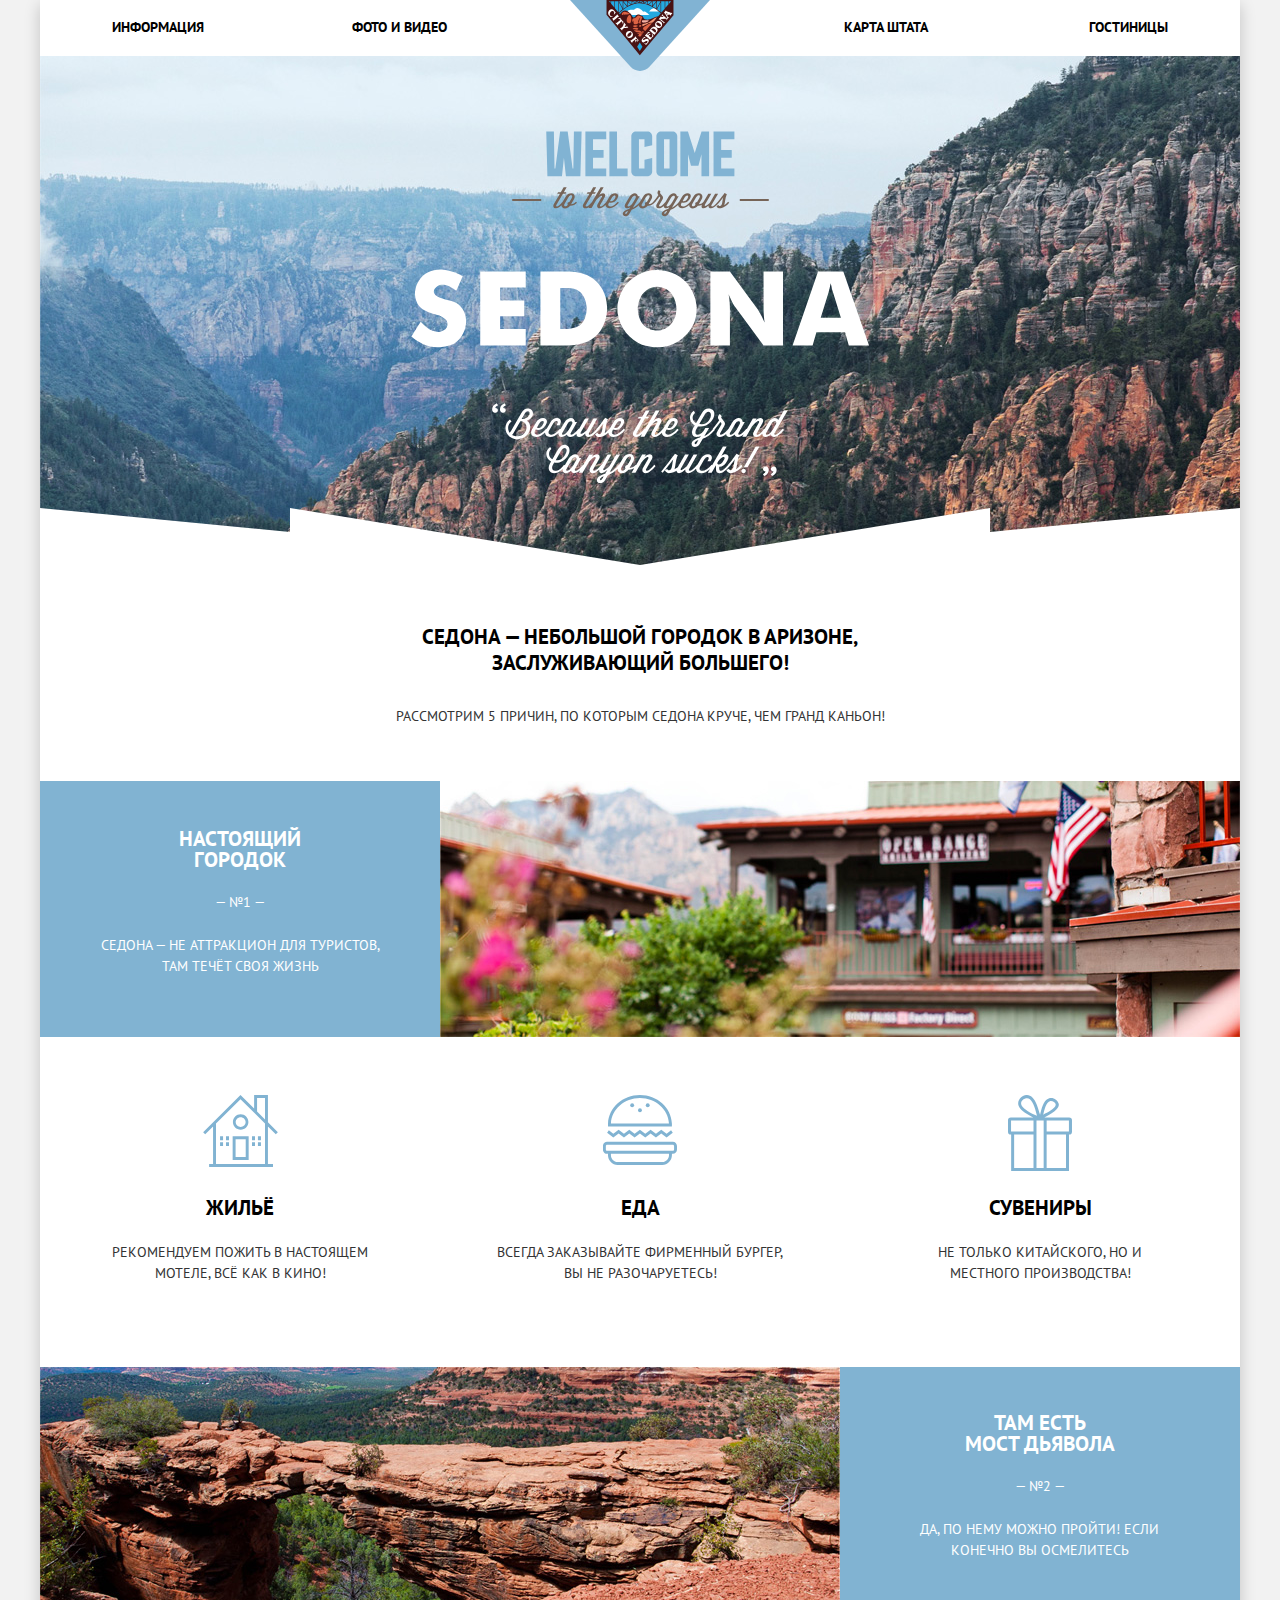
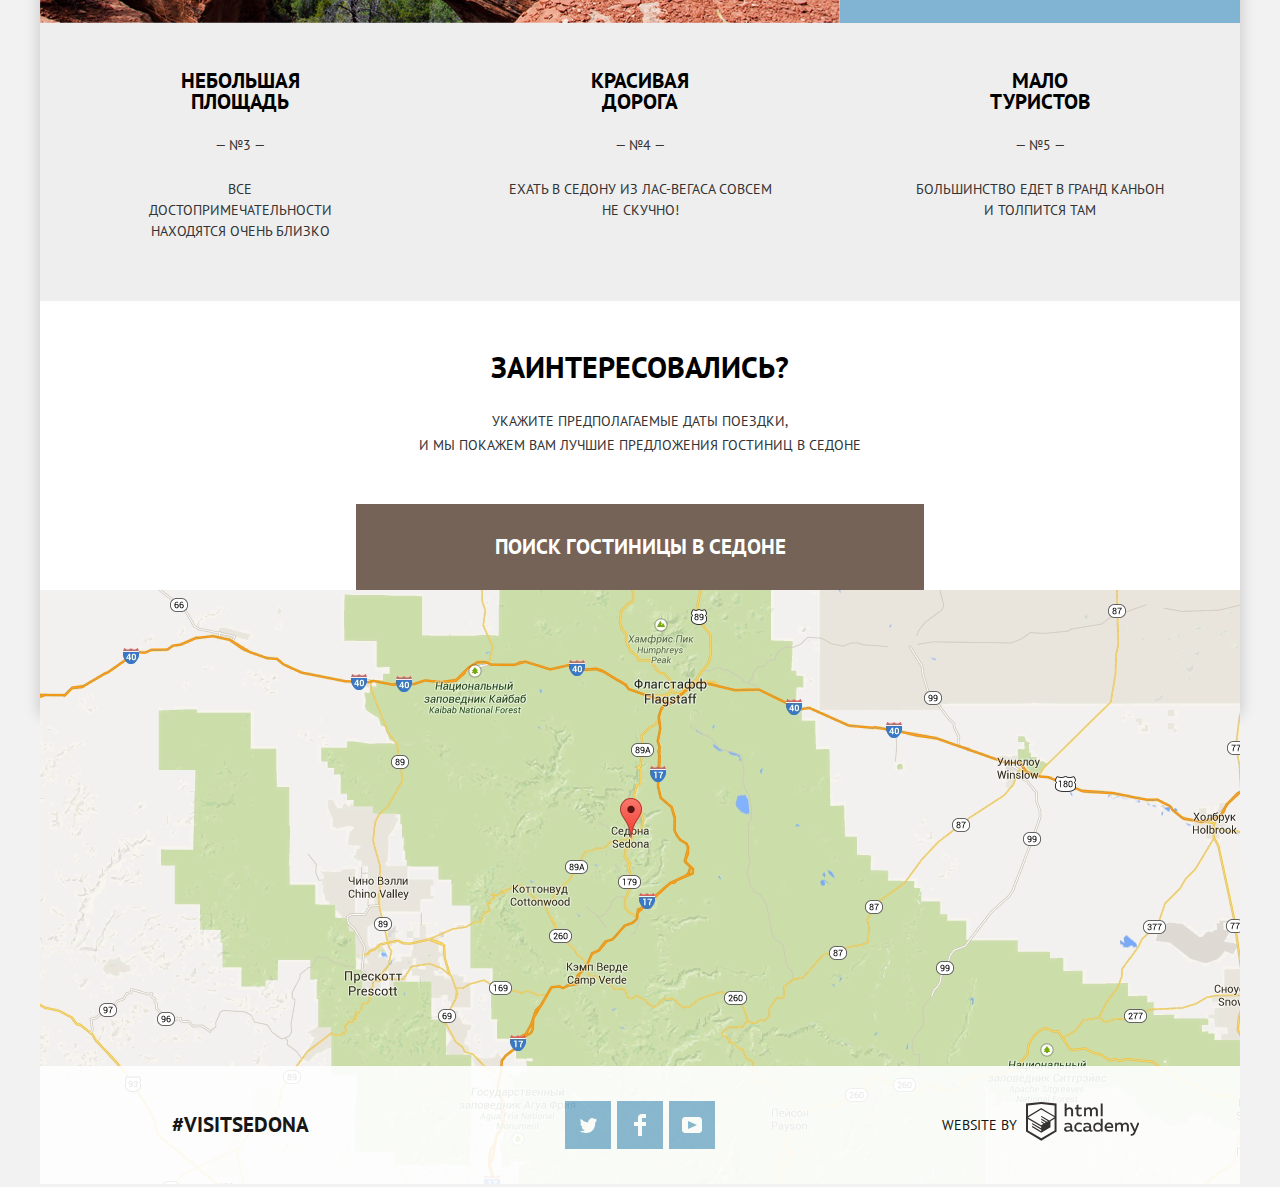
<file: index.html>
<!DOCTYPE html>
<html lang="ru">

<head>
  <meta charset="utf-8">
  <title>HTML Academy: Седона</title>
  <link href="https://fonts.googleapis.com/css?family=PT+Sans:400,700&display=swap&subset=cyrillic" rel="stylesheet">
  <link href="css/normalize.css" rel="stylesheet">
  <link href="css/style.min.css" rel="stylesheet">
</head>

<body>
  <div class="container">
    <header class="main-header">
      <a class="main-header-logo">
        <img src="img/logo-sedona.svg" width="140" height="72" alt="Логотип городка">
      </a>
      <nav class="main-navigation">
        <ul class="main-navigation-list">
          <li class="navigation-item"><a href="info.html">Информация</a></li>
          <li class="navigation-item"><a href="media.html">Фото и видео</a></li>
          <li class="navigation-item right"><a href="map.html">Карта штата</a></li>
          <li class="navigation-item right"><a href="catalog.html">Гостиницы</a></li>
        </ul>
      </nav>
    </header>
    <main>
      <h1 class="visually-hidden">Седона</h1>
      <section class="welcome">
        <h2 class="visually-hidden">Добро пожаловать в Седону</h2>
        <img src="img/intro-welcome.svg" width="459" height="353" alt="Добро пожаловать в Седону">
      </section>
      <section class="about">
        <h2 class="visually-hidden">О городе</h2>
        <h3>Седона — небольшой городок в Аризоне, заслуживающий большего!</h3>
        <p>Рассмотрим 5 причин, по которым Седона круче, чем гранд каньон!</p>
      </section>
      <section class="reasons">
        <ul class="reasons-list">
          <li class="reasons-item">
            <div class="city">
              <h3>Настоящий<br>городок</h3>
              <p>— №1 —</p>
              <p>Седона — не аттракцион для туристов, там течёт своя жизнь</p>
            </div>
            <img src="img/city.jpg" width="800" height="256" alt="Фото городка">
          </li>
          <li class="reasons-item">
            <ul class="features">
              <li class="features-item">
                <img src="img/features-house.svg" width="75" height="72" alt="Домик">
                <h3>Жильё</h3>
                <p>Рекомендуем пожить в настоящем мотеле, всё как в кино!</p>
              </li>
              <li class="features-item">
                <img src="img/features-food.svg" width="74" height="70" alt="Еда">
                <h3>Еда</h3>
                <p>Всегда заказывайте фирменный бургер, вы не разочаруетесь!</p>
              </li>
              <li class="features-item">
                <img src="img/features-present.svg" width="64" height="76" alt="Сувенир">
                <h3>Сувениры</h3>
                <p>Не только китайского, но и местного производства!</p>
              </li>
            </ul>
          </li>
          <li class="reasons-item">
            <img src="img/bridge.jpg" width="800" height="256" alt="Фото моста">
            <div class="bridge">
              <h3>Там есть<br>мост дьявола</h3>
              <p>— №2 —</p>
              <p>Да, по нему можно пройти! Если конечно вы осмелитесь</p>
            </div>
          </li>
          <li class="reasons-item">
            <ul class="others">
              <li class="others-item">
                <h3>Небольшая площадь</h3>
                <p>— №3 —</p>
                <p>Все достопримечательности находятся очень близко</p>
              </li>
              <li class="others-item">
                <h3>Красивая дорога</h3>
                <p>— №4 —</p>
                <p>Ехать в Седону из Лас-Вегаса совсем не скучно!</p>
              </li>
              <li class="others-item">
                <h3>Мало туристов</h3>
                <p>— №5 —</p>
                <p>Большинство едет в гранд каньон и толпится там</p>
              </li>
            </ul>
          </li>
        </ul>
      </section>
      <section class="appointment">
        <h2>Заинтересовались?</h2>
        <p class="appointment-item">Укажите предполагаемые даты поездки, <br>и мы покажем вам лучшие предложения гостиниц в Седоне</p>
        <a class="button search" href="search.html">Поиск гостиницы в Седоне</a>
        <section class="modal no-js">
          <h2 class="visually-hidden">Поиск гостиницы в Седоне </h2>
          <form class="search-form" action="https://echo.htmlacademy.ru" method="post">
            <p class="search-item">
              <label for="date-in">Дата заезда:</label>
              <input id="date-in" type="text" name="date-in" value="24 апреля 2017">
              <a href="#" class="button calendar" aria-label="Календарь">
                <svg xmlns="http://www.w3.org/2000/svg" width="21" height="22" viewBox="0 0 21 22">
                  <path
                    d="M19.251 2.025h-2.845V.648c0-.381-.294-.689-.656-.689-.363 0-.656.308-.656.689v1.377h-3.938V.648c0-.381-.294-.689-.655-.689-.363 0-.657.308-.657.689v1.377H5.906V.648c0-.381-.294-.689-.656-.689-.363 0-.657.308-.657.689v1.377H1.75C.784 2.025 0 2.847 0 3.862v16.302C0 21.179.784 22 1.75 22h17.501c.966 0 1.749-.821 1.749-1.836V3.862c0-1.015-.783-1.837-1.749-1.837zm.437 18.139a.448.448 0 0 1-.437.459H1.75a.45.45 0 0 1-.438-.459V3.862a.45.45 0 0 1 .438-.459h2.844v1.378c0 .381.294.689.657.689.362 0 .656-.308.656-.689V3.403h3.938v1.378c0 .381.294.689.657.689.361 0 .655-.308.655-.689V3.403h3.938v1.378c0 .381.293.689.656.689.362 0 .656-.308.656-.689V3.403h2.845c.241 0 .437.206.437.459v16.302z" />
                  <path
                    d="M4.594 8.225h2.625v2.066H4.594zM4.594 11.668h2.625v2.067H4.594zM4.594 15.112h2.625v2.066H4.594zM9.188 15.112h2.625v2.066H9.188zM9.188 11.668h2.625v2.067H9.188zM9.188 8.225h2.625v2.066H9.188zM13.781 15.112h2.625v2.066h-2.625zM13.781 11.668h2.625v2.067h-2.625zM13.781 8.225h2.625v2.066h-2.625z" />
                </svg>
              </a>
            </p>
            <p class="search-item">
              <label for="date-out">Дата выезда:</label>
              <input id="date-out" type="text" name="date-out" value="4 июля 2017">
              <a href="#" class="button calendar" aria-label="Календарь">
                <svg xmlns="http://www.w3.org/2000/svg" width="21" height="22" viewBox="0 0 21 22">
                  <path
                    d="M19.251 2.025h-2.845V.648c0-.381-.294-.689-.656-.689-.363 0-.656.308-.656.689v1.377h-3.938V.648c0-.381-.294-.689-.655-.689-.363 0-.657.308-.657.689v1.377H5.906V.648c0-.381-.294-.689-.656-.689-.363 0-.657.308-.657.689v1.377H1.75C.784 2.025 0 2.847 0 3.862v16.302C0 21.179.784 22 1.75 22h17.501c.966 0 1.749-.821 1.749-1.836V3.862c0-1.015-.783-1.837-1.749-1.837zm.437 18.139a.448.448 0 0 1-.437.459H1.75a.45.45 0 0 1-.438-.459V3.862a.45.45 0 0 1 .438-.459h2.844v1.378c0 .381.294.689.657.689.362 0 .656-.308.656-.689V3.403h3.938v1.378c0 .381.294.689.657.689.361 0 .655-.308.655-.689V3.403h3.938v1.378c0 .381.293.689.656.689.362 0 .656-.308.656-.689V3.403h2.845c.241 0 .437.206.437.459v16.302z" />
                  <path
                    d="M4.594 8.225h2.625v2.066H4.594zM4.594 11.668h2.625v2.067H4.594zM4.594 15.112h2.625v2.066H4.594zM9.188 15.112h2.625v2.066H9.188zM9.188 11.668h2.625v2.067H9.188zM9.188 8.225h2.625v2.066H9.188zM13.781 15.112h2.625v2.066h-2.625zM13.781 11.668h2.625v2.067h-2.625zM13.781 8.225h2.625v2.066h-2.625z" />
                </svg>
              </a>
            </p>
            <p class="search-item">
              <label for="adult">Взрослые:</label>
              <button class="button button-input" type="button" aria-label="Уменьшить">−</button>
              <input id="adult" type="text" name="adult" value="2">
              <button class="button button-input" type="button" aria-label="Увеличить">+</button>
            </p>
            <p class="search-item">
              <label for="child">Дети:</label>
              <button class="button button-input" type="button" aria-label="Уменьшить">−</button>
              <input id="child" type="text" name="child" value="0">
              <button class="button button-input" type="button" aria-label="Увеличить">+</button>
            </p>
            <button class="button button-submit" type="submit">Найти</button>
          </form>
        </section>
      </section>
    </main>
    <footer class="main-footer">
      <iframe
        src="https://www.google.com/maps/embed?pb=!1m18!1m12!1m3!1d512417.2730860017!2d-111.88109628234292!3d34.94630639356007!2m3!1f0!2f0!3f0!3m2!1i1024!2i768!4f13.1!3m3!1m2!1s0x872da132f942b00d%3A0x5548c523fa6c8efd!2z0KHQtdC00L7QvdCwLCDQkNGA0LjQt9C-0L3QsCA4NjMzNiwg0KHQqNCQ!5e0!3m2!1sru!2sru!4v1560154967419!5m2!1sru!2sru"
        width="1200" height="594" style="border:0" allowfullscreen>
      </iframe>
      <p class="map">
        <img src="img/map.png" width="1200" height="594" alt="Седона на карте">
      </p>
      <div class="footer">
        <p class="hashtag">&num;visitsedona</p>
        <ul class="footer-social">
          <li>
            <a class="social-button" href="#">
              <span class="visually-hidden">Твиттер</span>
              <svg xmlns="http://www.w3.org/2000/svg" xmlns:xlink="http://www.w3.org/1999/xlink" width="17" height="15" viewBox="0 0 17 15">
                <path fill="#FFF"
                  d="M10.95.144c1.685-.496 2.984.27 3.577 1.179.673-.231 1.331-.481 2.011-.708a2.345 2.345 0 0 1-.857 1.768c.685.17 1.304-.491 1.304-.491-.169 1-1.006 1.788-1.563 2.024-.231 6.75-3.175 11.217-10.077 11.082h-.446c-.41 0-4.164-.46-4.898-1.887 2.271.196 3.893-.422 4.693-1.177-.96-.3-2.679-.477-2.979-2.95.349.106.564.228 1.19.119C1.705 8.247.374 7.53.448 5.33c.285.328 1.067.536 1.34.472C1.085 5.561-.182 2.442.894.85c1.818 1.854 3.735 3.606 7.152 3.773C8.254 2.33 9.183.793 10.95.144z" />
                </svg>
            </a>
          </li>
          <li>
            <a class="social-button" href="#">
              <span class="visually-hidden">Фейсбук</span>
              <svg xmlns="http://www.w3.org/2000/svg" width="12" height="22" viewBox="0 0 12 22">
                <path fill="#FFF" d="M12 4V0H8a4 4 0 0 0-4 4v4H0v4h4v10h4V12h4V8H8V4h4z" /></svg>
            </a>
          </li>
          <li>
            <a class="social-button" href="#">
              <span class="visually-hidden">Ютуб</span>
              <svg xmlns="http://www.w3.org/2000/svg" xmlns:xlink="http://www.w3.org/1999/xlink" width="20" height="16" viewBox="0 0 20 16">
                <path fill="#FFF" d="M17 0H3C1.35 0 0 1.35 0 3v10c0 1.65 1.35 3 3 3h14c1.65 0 3-1.35 3-3V3c0-1.65-1.35-3-3-3zM6.027 11.998V4.002L15.014 8l-8.987 3.998z" /></svg>
            </a>
          </li>
        </ul>
        <p class="developer">
          website by
          <a class="developer-cite" href="https://htmlacademy.ru/intensive/htmlcss">
            <span class="visually-hidden">HTML Academy</span>
            <svg xmlns="http://www.w3.org/2000/svg" width="113" height="39" viewBox="0 0 113 39">
              <path d="M46.84 28.22a2.07 2.07 0 0 0 .58-.11v1.4a3.41 3.41 0 0 1-1.24.22 1.75 1.75 0 0 1-1.75-1 5.08 5.08 0 0 1-3.3 1.13c-1.59 0-3.06-.87-3.06-2.68 0-2.24 2.08-2.93 3.9-2.93a11.63 11.63 0 0 1 2.28.26v-.31c0-1.09-.8-1.86-2.3-1.86a7.79 7.79 0 0 0-3.15.67v-1.79a10.72 10.72 0 0 1 3.35-.58c2.48 0 4 1.18 4 3.83v3.14a.57.57 0 0 0 .69.61zm-6.76-1.19a1.42 1.42 0 0 0 1.64 1.29 3.56 3.56 0 0 0 2.53-1v-1.51a10.21 10.21 0 0 0-1.9-.22c-1.1.01-2.27.35-2.27 1.45zM53.06 20.62a5.29 5.29 0 0 1 2.7.67v1.79a4.28 4.28 0 0 0-2.42-.73 2.89 2.89 0 1 0 0 5.76 5.26 5.26 0 0 0 2.55-.67v1.8a6.58 6.58 0 0 1-2.9.6 4.42 4.42 0 0 1-4.72-4.54 4.54 4.54 0 0 1 4.79-4.68zM65.84 28.22a2.07 2.07 0 0 0 .58-.11v1.4a3.41 3.41 0 0 1-1.24.22 1.75 1.75 0 0 1-1.75-1 5.08 5.08 0 0 1-3.3 1.13c-1.59 0-3.06-.87-3.06-2.68 0-2.24 2.08-2.93 3.9-2.93a11.63 11.63 0 0 1 2.28.26v-.31c0-1.09-.8-1.86-2.3-1.86a7.79 7.79 0 0 0-3.15.67v-1.79a10.72 10.72 0 0 1 3.35-.58c2.48 0 4 1.18 4 3.83v3.14a.57.57 0 0 0 .69.61zm-6.76-1.19a1.42 1.42 0 0 0 1.64 1.29 3.56 3.56 0 0 0 2.53-1v-1.51a10.21 10.21 0 0 0-1.9-.22c-1.11.01-2.27.35-2.27 1.45zM76.67 16.85v12.76h-1.76v-1.39a4.07 4.07 0 0 1-3.35 1.62 4.62 4.62 0 0 1 0-9.22 4 4 0 0 1 3.15 1.37v-5.14h2zm-4.76 5.48a2.9 2.9 0 0 0 0 5.8 3 3 0 0 0 2.79-1.84v-2.13a3.06 3.06 0 0 0-2.79-1.83zM82.99 20.62c3.48 0 4.68 2.81 4.12 5.34h-6.58c.22 1.57 1.75 2.22 3.35 2.22a6.41 6.41 0 0 0 2.77-.62v1.68a7.5 7.5 0 0 1-3.14.6c-2.68 0-5-1.53-5-4.61a4.39 4.39 0 0 1 4.48-4.61zm.09 1.62a2.39 2.39 0 0 0-2.57 2.26h4.85a2.06 2.06 0 0 0-2.28-2.26zM89.1 29.61v-8.75h1.73v1.09a4 4 0 0 1 2.92-1.33 3 3 0 0 1 2.73 1.4 4.33 4.33 0 0 1 3.06-1.4 3.21 3.21 0 0 1 3.32 3.52v5.47h-2V24.2a1.67 1.67 0 0 0-1.73-1.84 2.94 2.94 0 0 0-2.17 1.18V29.61h-2V24.2a1.67 1.67 0 0 0-1.73-1.84 3.11 3.11 0 0 0-2.32 1.35v5.91h-2zM111.47 20.86h2l-4.1 9.93c-.95 2.28-2.19 3-3.52 3a5 5 0 0 1-1.15-.15v-1.66a3 3 0 0 0 .89.13c.95 0 1.66-.67 2.17-2l.18-.44-4.16-8.82h2.13l3 6.6zM40.66 1.53v5a4 4 0 0 1 2.83-1.2A3.41 3.41 0 0 1 47.1 8.9v5.41h-2V9.15a1.9 1.9 0 0 0-2-2.1 3.08 3.08 0 0 0-2.44 1.46v5.8h-2V1.53h2zM52.43 2.42v3.12h3.17v1.71h-3.17v4c0 1.15.53 1.53 1.66 1.53a4.71 4.71 0 0 0 1.77-.35v1.68a7.14 7.14 0 0 1-2.35.38 2.68 2.68 0 0 1-3-2.88V7.23h-1.6V5.52h1.57V2.88zM58.1 14.29V5.54h1.73v1.09a4 4 0 0 1 2.92-1.33 3 3 0 0 1 2.73 1.4 4.33 4.33 0 0 1 3.06-1.4 3.21 3.21 0 0 1 3.32 3.52v5.47h-2V8.88a1.67 1.67 0 0 0-1.73-1.84 2.94 2.94 0 0 0-2.17 1.18V14.29h-2V8.88a1.67 1.67 0 0 0-1.73-1.84 3.11 3.11 0 0 0-2.32 1.35v5.91h-2zM74.72 1.52h1.95v12.76h-1.95zM15.44.02h-.16L0 1.62v28l15.28 9.09 15.28-9.09v-28zm13.12 28.45l-13.28 7.9L2 28.47V16.99l13.22 7.87v1.43l-9.07-5.4v1.38l9.11 5.47v1.46l-9.1-5.42v1.38l9.11 5.47 9.19-5.5V19.22l4.1-2.45v11.67zm0-13.16l-3.65 2.14-1.68 1-8-4.76v1.38l6.84 4.07h-.06l-.15.09-1 .57-5.64-3.36v1.38l4.45 2.65-1.05.7-3.36-2v1.38l2.21 1.3-2.25 1.35-13.16-7.82 13.17-7.92zm0-1.39L15.21 6.05l-13.2 7.86V3.41l13.28-1.39 13.28 1.39v10.51z" />
              </svg>
          </a>
        </p>
      </div>
    </footer>
  </div>
  <script src="js/script.min.js">
  </script>
</body>

</html>
</file>
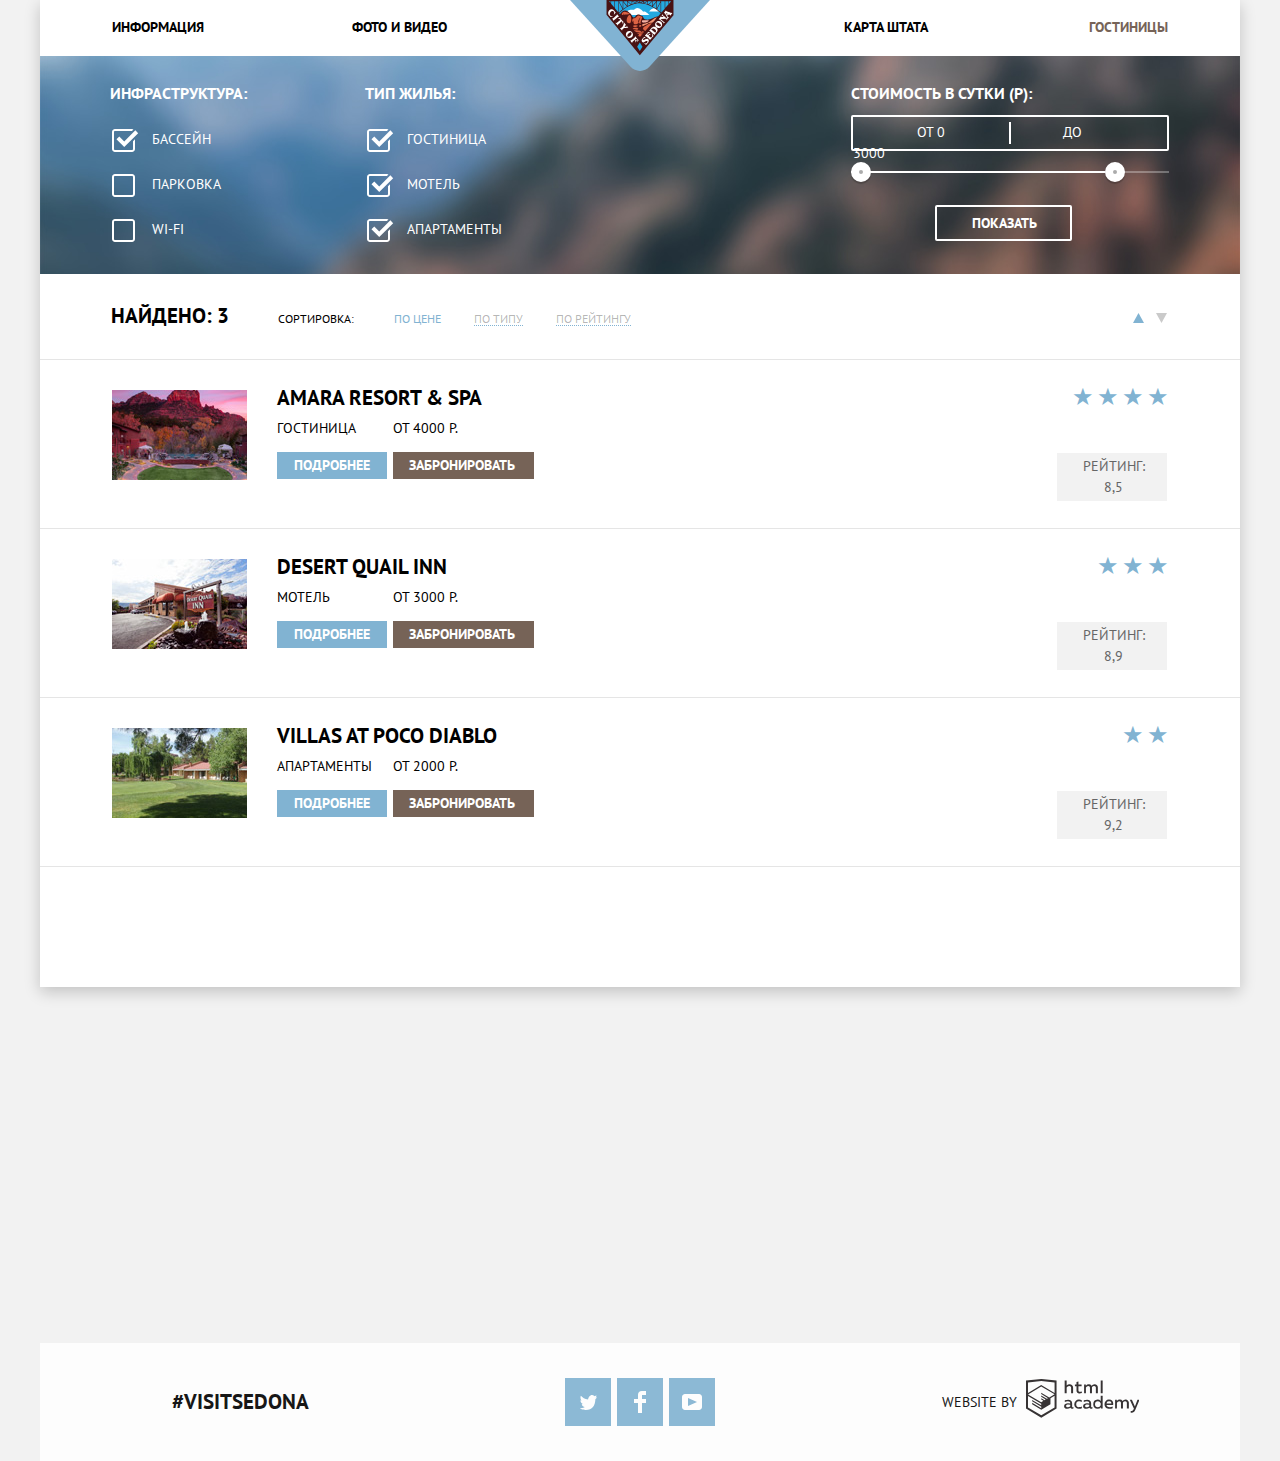
<file: catalog.html>
<!DOCTYPE html>
<html lang="ru">

<head>
  <meta charset="utf-8">
  <title>HTML Academy: Седона</title>
  <link href="https://fonts.googleapis.com/css?family=PT+Sans:400,700&display=swap&subset=cyrillic" rel="stylesheet">
  <link href="css/normalize.css" rel="stylesheet">
  <link href="css/style.min.css" rel="stylesheet">
</head>

<body>
  <div class="container">
    <header class="main-header">
      <a class="main-header-logo" href="index.html">
        <img src="img/logo-sedona.svg" width="140" height="72" alt="Логотип городка">
      </a>
      <nav class="main-navigation">
        <ul class="main-navigation-list">
          <li class="navigation-item"><a href="info.html">Информация</a></li>
          <li class="navigation-item"><a href="media.html">Фото и видео</a></li>
          <li class="navigation-item right"><a href="map.html">Карта штата</a></li>
          <li class="navigation-item right navigation-item-current"><a>Гостиницы</a></li>
        </ul>
      </nav>
    </header>
    <main>
      <h1 class="visually-hidden">Гостиницы</h1>
      <section class="filters">
        <h2 class="visually-hidden">Фильтр</h2>
        <form class="filter" action="https://echo.htmlacademy.ru" method="get">
          <fieldset>
            <legend class="filter-title">Инфраструктура:</legend>
            <ul>
              <li class="filter-option">
                <input id="filter-pool" class="visually-hidden filter-checkbox" type="checkbox" name="pool" checked>
                <label for="filter-pool">Бассейн</label>
              </li>
              <li class="filter-option">
                <input id="filter-parking" class="visually-hidden filter-checkbox" type="checkbox" name="parking">
                <label for="filter-parking"> Парковка</label>
              </li>
              <li class="filter-option">
                <input id="filter-wifi" class="visually-hidden filter-checkbox" type="checkbox" name="wifi">
                <label for="filter-wifi">Wi-Fi</label>
              </li>
            </ul>
          </fieldset>
          <fieldset>
            <legend class="filter-title">Тип жилья:</legend>
            <ul>
              <li class="filter-option">
                <input id="filter-hotel" class="visually-hidden filter-checkbox" type="checkbox" name="hotel" checked>
                <label for="filter-hotel">Гостиница</label>
              </li>
              <li class="filter-option">
                <input id="filter-motel" class="visually-hidden filter-checkbox" type="checkbox" name="motel" checked>
                <label for="filter-motel">Мотель</label>
              </li>
              <li class="filter-option">
                <input id="filter-apartment" class="visually-hidden filter-checkbox" type="checkbox" name="apartment" checked>
                <label for="filter-apartment">Апартаменты</label>
              </li>
            </ul>
          </fieldset>
          <div class="filter-range">
            <div class="filter-range-title">Стоимость в сутки (р):</div>
            <div class="price-controls">
              <span class="min-price">от 0</span>
              <span class="max-price">до 3000</span>
            </div>
            <div class="range-controls">
              <div class="scale">
                <div class="bar"></div>
              </div>
              <div class="range-toggle range-toggle-min">
                <span class="visually-hidden">Задать минимальную стоимость</span>
              </div>
              <div class="range-toggle range-toggle-max">
                <span class="visually-hidden">Задать максимальную стоимость</span>
              </div>
            </div>
            <button type="submit" class="button btn-transparent">Показать</button>
          </div>
        </form>
      </section>
      <section class="sort">
        <h2>Найдено: 3</h2>
        <p>Сортировка:</p>
        <a class="sort-type sort-current" href="#">По цене</a>
        <a class="sort-type" href="#">По типу</a>
        <a class="sort-type" href="#">По рейтингу</a>
        <div class="up-down">
          <a href="#" class="up-down-item up-down-current"><span class="visually-hidden">Сортировать по возрастанию</span>
            <svg xmlns="http://www.w3.org/2000/svg" width="11" height="10" viewBox="0 0 11 10">
              <path d="M5.5 0L0 10h11z" /></svg>
          </a>
          <a href="#" class="up-down-item"><span class="visually-hidden">Сортировать по убыванию</span>
            <svg xmlns="http://www.w3.org/2000/svg" width="11" height="10" viewBox="0 0 11 10">
              <path d="M5.5 10L0 0h11" /></svg>
          </a>
        </div>
      </section>
      <section class="catalog">
        <h2 class="visually-hidden">Список гостиниц</h2>
        <ul class="catalog-list">
          <li class="catalog-item">
            <p class="catalog-item-image">
              <img src="img/hotel-1.jpg" width="135" height="90" alt="AMARA RESORT & SPA">
            </p>
            <div class="catalog-item-wrapper">
              <h3 class="catalog-item-head">
                <a href="catalog-item.html">AMARA RESORT & SPA
                </a>
              </h3>
              <div class="catalog-item-info">
                <p>Гостиница</p>
                <a class="button button-info" href="#">Подробнее</a>
              </div>
              <div class="catalog-item-book">
                <p>от 4000 р.</p>
                <a class="button button-book" href="#">Забронировать</a>
              </div>
            </div>
            <div class="rank">
              <p class="stars">★ ★ ★ ★</p>
              <p class="rating">Рейтинг: 8,5</p>
            </div>
          </li>
          <li class="catalog-item">
            <p class="catalog-item-image">
              <img src="img/hotel-2.jpg" width="135" height="90" alt="DESERT QUAIL INN">
            </p>
            <div class="catalog-item-wrapper">
              <h3 class="catalog-item-head">
                <a href="catalog-item.html">DESERT QUAIL INN
                </a>
              </h3>
              <div class="catalog-item-info">
                <p>Мотель</p>
                <a class="button button-info" href="#">Подробнее</a>
              </div>
              <div class="catalog-item-book">
                <p>от 3000 р.</p>
                <a class="button button-book" href="#">Забронировать</a>
              </div>
            </div>
            <div class="rank">
              <p class="stars">★ ★ ★</p>
              <p class="rating">Рейтинг: 8,9</p>
            </div>
          </li>
          <li class="catalog-item">
            <p class="catalog-item-image">
              <img src="img/hotel-3.jpg" width="135" height="90" alt="VILLAS AT POCO DIABLO">
            </p>
            <div class="catalog-item-wrapper">
              <h3 class="catalog-item-head">
                <a href="catalog-item.html">VILLAS AT POCO DIABLO
                </a>
              </h3>
              <div class="catalog-item-info">
                <p>Апартаменты</p>
                <a class="button button-info" href="#">Подробнее</a>
              </div>
              <div class="catalog-item-book">
                <p>от 2000 р.</p>
                <a class="button button-book" href="#">Забронировать</a>
              </div>
            </div>
            <div class="rank">
              <p class="stars">★ ★</p>
              <p class="rating">Рейтинг: 9,2</p>
            </div>
          </li>
        </ul>
      </section>
    </main>
    <footer class="main-footer">
      <div class="footer">
        <p class="hashtag">&num;visitsedona</p>
        <ul class="footer-social">
          <li>
            <a class="social-button" href="#"><span class="visually-hidden">Твиттер</span>
              <svg xmlns="http://www.w3.org/2000/svg" xmlns:xlink="http://www.w3.org/1999/xlink" width="17" height="15" viewBox="0 0 17 15">
                <path fill="#FFF"
                  d="M10.95.144c1.685-.496 2.984.27 3.577 1.179.673-.231 1.331-.481 2.011-.708a2.345 2.345 0 0 1-.857 1.768c.685.17 1.304-.491 1.304-.491-.169 1-1.006 1.788-1.563 2.024-.231 6.75-3.175 11.217-10.077 11.082h-.446c-.41 0-4.164-.46-4.898-1.887 2.271.196 3.893-.422 4.693-1.177-.96-.3-2.679-.477-2.979-2.95.349.106.564.228 1.19.119C1.705 8.247.374 7.53.448 5.33c.285.328 1.067.536 1.34.472C1.085 5.561-.182 2.442.894.85c1.818 1.854 3.735 3.606 7.152 3.773C8.254 2.33 9.183.793 10.95.144z" />
                </svg>
            </a>
          </li>
          <li>
            <a class="social-button" href="#"><span class="visually-hidden">Фейсбук</span>
              <svg xmlns="http://www.w3.org/2000/svg" width="12" height="22" viewBox="0 0 12 22">
                <path fill="#FFF" d="M12 4V0H8a4 4 0 0 0-4 4v4H0v4h4v10h4V12h4V8H8V4h4z" /></svg>
            </a>
          </li>
          <li>
            <a class="social-button" href="#"><span class="visually-hidden">Ютуб</span>
              <svg xmlns="http://www.w3.org/2000/svg" xmlns:xlink="http://www.w3.org/1999/xlink" width="20" height="16" viewBox="0 0 20 16">
                <path fill="#FFF" d="M17 0H3C1.35 0 0 1.35 0 3v10c0 1.65 1.35 3 3 3h14c1.65 0 3-1.35 3-3V3c0-1.65-1.35-3-3-3zM6.027 11.998V4.002L15.014 8l-8.987 3.998z" /></svg>
            </a>
          </li>
        </ul>
        <p class="developer">
          website by
          <a class="developer-cite" href="https://htmlacademy.ru/intensive/htmlcss">
            <span class="visually-hidden">HTML Academy</span>
            <svg xmlns="http://www.w3.org/2000/svg" width="113" height="39" viewBox="0 0 113 39">
              <path d="M46.84 28.22a2.07 2.07 0 0 0 .58-.11v1.4a3.41 3.41 0 0 1-1.24.22 1.75 1.75 0 0 1-1.75-1 5.08 5.08 0 0 1-3.3 1.13c-1.59 0-3.06-.87-3.06-2.68 0-2.24 2.08-2.93 3.9-2.93a11.63 11.63 0 0 1 2.28.26v-.31c0-1.09-.8-1.86-2.3-1.86a7.79 7.79 0 0 0-3.15.67v-1.79a10.72 10.72 0 0 1 3.35-.58c2.48 0 4 1.18 4 3.83v3.14a.57.57 0 0 0 .69.61zm-6.76-1.19a1.42 1.42 0 0 0 1.64 1.29 3.56 3.56 0 0 0 2.53-1v-1.51a10.21 10.21 0 0 0-1.9-.22c-1.1.01-2.27.35-2.27 1.45zM53.06 20.62a5.29 5.29 0 0 1 2.7.67v1.79a4.28 4.28 0 0 0-2.42-.73 2.89 2.89 0 1 0 0 5.76 5.26 5.26 0 0 0 2.55-.67v1.8a6.58 6.58 0 0 1-2.9.6 4.42 4.42 0 0 1-4.72-4.54 4.54 4.54 0 0 1 4.79-4.68zM65.84 28.22a2.07 2.07 0 0 0 .58-.11v1.4a3.41 3.41 0 0 1-1.24.22 1.75 1.75 0 0 1-1.75-1 5.08 5.08 0 0 1-3.3 1.13c-1.59 0-3.06-.87-3.06-2.68 0-2.24 2.08-2.93 3.9-2.93a11.63 11.63 0 0 1 2.28.26v-.31c0-1.09-.8-1.86-2.3-1.86a7.79 7.79 0 0 0-3.15.67v-1.79a10.72 10.72 0 0 1 3.35-.58c2.48 0 4 1.18 4 3.83v3.14a.57.57 0 0 0 .69.61zm-6.76-1.19a1.42 1.42 0 0 0 1.64 1.29 3.56 3.56 0 0 0 2.53-1v-1.51a10.21 10.21 0 0 0-1.9-.22c-1.11.01-2.27.35-2.27 1.45zM76.67 16.85v12.76h-1.76v-1.39a4.07 4.07 0 0 1-3.35 1.62 4.62 4.62 0 0 1 0-9.22 4 4 0 0 1 3.15 1.37v-5.14h2zm-4.76 5.48a2.9 2.9 0 0 0 0 5.8 3 3 0 0 0 2.79-1.84v-2.13a3.06 3.06 0 0 0-2.79-1.83zM82.99 20.62c3.48 0 4.68 2.81 4.12 5.34h-6.58c.22 1.57 1.75 2.22 3.35 2.22a6.41 6.41 0 0 0 2.77-.62v1.68a7.5 7.5 0 0 1-3.14.6c-2.68 0-5-1.53-5-4.61a4.39 4.39 0 0 1 4.48-4.61zm.09 1.62a2.39 2.39 0 0 0-2.57 2.26h4.85a2.06 2.06 0 0 0-2.28-2.26zM89.1 29.61v-8.75h1.73v1.09a4 4 0 0 1 2.92-1.33 3 3 0 0 1 2.73 1.4 4.33 4.33 0 0 1 3.06-1.4 3.21 3.21 0 0 1 3.32 3.52v5.47h-2V24.2a1.67 1.67 0 0 0-1.73-1.84 2.94 2.94 0 0 0-2.17 1.18V29.61h-2V24.2a1.67 1.67 0 0 0-1.73-1.84 3.11 3.11 0 0 0-2.32 1.35v5.91h-2zM111.47 20.86h2l-4.1 9.93c-.95 2.28-2.19 3-3.52 3a5 5 0 0 1-1.15-.15v-1.66a3 3 0 0 0 .89.13c.95 0 1.66-.67 2.17-2l.18-.44-4.16-8.82h2.13l3 6.6zM40.66 1.53v5a4 4 0 0 1 2.83-1.2A3.41 3.41 0 0 1 47.1 8.9v5.41h-2V9.15a1.9 1.9 0 0 0-2-2.1 3.08 3.08 0 0 0-2.44 1.46v5.8h-2V1.53h2zM52.43 2.42v3.12h3.17v1.71h-3.17v4c0 1.15.53 1.53 1.66 1.53a4.71 4.71 0 0 0 1.77-.35v1.68a7.14 7.14 0 0 1-2.35.38 2.68 2.68 0 0 1-3-2.88V7.23h-1.6V5.52h1.57V2.88zM58.1 14.29V5.54h1.73v1.09a4 4 0 0 1 2.92-1.33 3 3 0 0 1 2.73 1.4 4.33 4.33 0 0 1 3.06-1.4 3.21 3.21 0 0 1 3.32 3.52v5.47h-2V8.88a1.67 1.67 0 0 0-1.73-1.84 2.94 2.94 0 0 0-2.17 1.18V14.29h-2V8.88a1.67 1.67 0 0 0-1.73-1.84 3.11 3.11 0 0 0-2.32 1.35v5.91h-2zM74.72 1.52h1.95v12.76h-1.95zM15.44.02h-.16L0 1.62v28l15.28 9.09 15.28-9.09v-28zm13.12 28.45l-13.28 7.9L2 28.47V16.99l13.22 7.87v1.43l-9.07-5.4v1.38l9.11 5.47v1.46l-9.1-5.42v1.38l9.11 5.47 9.19-5.5V19.22l4.1-2.45v11.67zm0-13.16l-3.65 2.14-1.68 1-8-4.76v1.38l6.84 4.07h-.06l-.15.09-1 .57-5.64-3.36v1.38l4.45 2.65-1.05.7-3.36-2v1.38l2.21 1.3-2.25 1.35-13.16-7.82 13.17-7.92zm0-1.39L15.21 6.05l-13.2 7.86V3.41l13.28-1.39 13.28 1.39v10.51z" />
              </svg>
          </a>
        </p>
      </div>
    </footer>
  </div>
</body>

</html>
</file>
<file: css/style.min.css>
html{box-sizing:border-box}*,::before,::after{box-sizing:inherit}body{margin:0;padding:0;font-family:"PT Sans",Arial,sans-serif;text-transform:uppercase;background-color:#f2f2f2}a{text-decoration:none}img{max-width:100%;height:auto}.visually-hidden:not(:focus):not(:active),input[type="checkbox"].visually-hidden,input[type="radio"].visually-hidden{position:absolute;width:1px;height:1px;margin:-1px;border:0;padding:0;white-space:nowrap;-webkit-clip-path:inset(100%);clip-path:inset(100%);clip:rect(0 0 0 0);overflow:hidden}.container{width:1200px;position:relative;margin-left:auto;margin-right:auto;box-shadow:0 5px 15px 0 rgba(0,1,1,0.2)}.main-header{position:relative;font-size:14px;line-height:26px;font-weight:700;color:#000;background-color:#fff}.main-header-logo{position:absolute;z-index:1;left:530px;width:140px;height:71px}.main-navigation{display:flex;justify-content:center}.main-navigation-list{display:flex;flex-wrap:wrap;flex-grow:1;list-style:none;padding:0;margin:0}.navigation-item{width:300px;padding:14px 0 16px}.navigation-item:nth-child(1){padding-left:72px;padding-right:135px}.navigation-item:nth-child(2){padding-left:12px;padding-right:189px}.navigation-item:nth-child(3){padding-left:197px;padding-right:12px}.navigation-item:nth-child(4){padding-left:147px;padding-right:72px}.navigation-item a{display:block;font-size:14px;line-height:26px;text-align:left;color:#000;background-color:#fff}.right a{text-align:right}.navigation-item a:focus,.navigation-item a:hover{color:#81b3d2}.navigation-item a:active{color:rgba(0,0,0,0.3)}.navigation-item-current a{color:#766357;background-color:#fff}.navigation-item-current a:hover,.navigation-item-current a:focus,.navigation-item-current a:active{color:#766357;background-color:#fff}.welcome{position:relative;display:flex;margin:0;padding:0;flex-direction:column;justify-content:flex-start;align-items:center;text-align:center;height:509px;background-color:#7ca2c6;background-image:url(../img/bg.jpg);background-position:0 -85px;background-repeat:no-repeat}.welcome img{margin-top:75px;height:353px}.welcome::after{content:url("../img/intro-mask.svg");width:1200px;height:59px;position:absolute;left:0;right:0;bottom:-2px;background:transparent}.about{display:flex;margin:0;flex-direction:column;align-items:center;min-height:216px;text-align:center;background-color:#fff;padding:59px 0 52px}.about h3{margin:0;margin-bottom:27px;padding:0;width:489px;font-size:21px;line-height:26px;color:#000;background-color:#fff}.about p{margin:0;padding:0;font-size:14px;line-height:26px;font-weight:400;color:#333;width:489px;background-color:#fff}.reasons{background-color:#fff}.reasons-list{display:flex;margin:0;padding:0;list-style:none;flex-direction:column}.reasons-item{display:flex;margin:0;padding:0;flex-direction:row;align-items:stretch;min-height:256px;text-align:center;color:#fff;background-color:#81b3d2}.reasons-item img{align-self:flex-start}.city{display:flex;flex-direction:column;line-height:21px;width:400px;padding:47px 59px 59px}.bridge{display:flex;flex-direction:column;line-height:21px;width:400px;padding:45px 49px 59px 48px}.city h3,.bridge h3{font-size:21px;line-height:21px;margin:0;padding:0}.city p,.bridge p{font-size:14px;line-height:21px;font-weight:400;margin:0;padding:0;padding-top:22px}.features{display:flex;margin:0;padding:0;list-style:none;flex-direction:row;align-items:flex-start;background-color:#fff}.features-item{display:flex;flex-direction:column;margin:0;width:400px;min-height:330px;padding:58px 70px 78px}.features-item:nth-child(2){padding-left:55px;padding-right:55px}.features-item:nth-child(3){padding-left:63px;padding-right:63px}.features-item img{-ms-grid-row-align:center;align-self:center}.features-item h3{margin:0;margin-top:30px;margin-bottom:24px;padding:0;font-size:21px;line-height:21px;color:#000}.features-item:nth-child(2) h3{margin-top:32px}.features-item:nth-child(3) h3{margin-top:26px}.features-item p{margin:0;padding:0;font-weight:400;font-size:14px;line-height:21px;color:#333}.others{display:flex;margin:0;padding:0;list-style:none;flex-direction:row;background-color:#eee}.others-item{display:flex;flex-direction:column;justify-content:flex-start;margin:0;line-height:21px;width:400px;padding:47px 95px 59px}.others-item:nth-child(2){padding-left:68px;padding-right:68px}.others-item:nth-child(3){padding-left:76px;padding-right:76px}.others-item:nth-child(2) h3{max-width:264px;padding-left:45px;padding-right:45px}.others-item:nth-child(3) h3{max-width:248px;padding-left:72px;padding-right:72px}.others-item h3{margin:0;padding:0;max-width:210px;text-align:center;font-size:21px;line-height:21px;color:#000}.others-item p{margin:0;padding:0;padding-top:23px;font-weight:400;font-size:14px;line-height:21px;color:#333}.appointment{position:relative;display:flex;margin:0;padding:0;padding-top:48px;flex-direction:column;align-items:center;text-align:center;min-height:289px;background-color:#fff}.appointment h2{margin:0;margin-bottom:24px;padding:0;font-size:30px;line-height:36px;color:#000}.appointment-item{margin:0;margin-bottom:47px;padding:0;font-weight:400;font-size:14px;line-height:24px;color:#333}.button{font:inherit;text-align:center;color:#fff;text-transform:uppercase;border:none}.search{font-size:21px;line-height:26px;font-weight:700;height:86px;width:568px;background-color:#766357;padding:30px 120px}.search:hover,.search:focus{background-color:#604e43}.search:active{color:rgba(255,255,255,0.3);background-color:#503e33}.modal.no-js{display:block;position:absolute;left:316px;top:289px;z-index:1;width:568px;height:395px;margin:0;padding:55px;background-color:#fff;box-shadow:0 7px 15px 0 rgba(0,1,1,0.15)}.modal{display:none;position:absolute;left:316px;top:289px;z-index:4;width:568px;height:395px;margin:0;padding:55px;background-color:#fff;box-shadow:0 7px 15px 0 rgba(0,1,1,0.15)}@-webkit-keyframes drop{0%{transform:translateY(-395px)}100%{transform:translateY(0)}}@keyframes drop{0%{transform:translateY(-395px)}100%{transform:translateY(0)}}@keyframes shake{0%,100%{transform:translateX(0)}10%,30%,50%,70%,90%{transform:translateX(-10px)}20%,40%,60%,80%{transform:translateX(10px)}}.modal-show{display:block;-webkit-animation-name:drop;animation-name:drop;-webkit-animation-duration:.7s;animation-duration:.7s}.modal-error{animation-name:shake;animation-duration:.6s}.search-form{display:flex;flex-wrap:wrap;margin-bottom:54px}.search-item{position:relative;font:inherit;font-size:14px;line-height:26px;font-weight:700;color:#000;text-transform:uppercase;width:458px;display:flex;flex-wrap:wrap;margin:0;margin-bottom:29px;padding:0;align-items:center}.search-item:nth-child(3),.search-item:nth-child(4){width:229px;margin-bottom:54px}.search-item label{margin:0;padding:0;padding-right:21px;text-align:left}.search-item:nth-child(2) label{padding-right:17px}.search-item:nth-child(3) label{padding-right:39px}.search-item:nth-child(4) label{padding-left:50px;padding-right:26px}.search-item input[type="text"]{font:inherit;font-size:14px;color:#000;text-transform:uppercase;text-align:left;width:346px;height:38px;margin:0;padding:0;padding-left:13px;background-color:#f2f2f2;border:2px solid #f2f2f2}.search-item:nth-child(3) input[type="text"],.search-item:nth-child(4) input[type="text"]{width:38px;text-align:center;margin:0;padding:0}.search-form input[type="text"]:hover{outline:none;background-color:#ebebeb;border-color:#ebebeb}.search-form input[type="text"]:focus{outline:none;border-color:#e5e5e5;background-color:#fff}.calendar{position:absolute;left:428px;right:9px;top:9px;bottom:8px;margin:0;padding:0;fill:#cacaca}.calendar:hover,.calendar:focus{fill:#000}.calendar:active{fill:#81b3d2}.button-input{font-size:25px;line-height:26px;font-weight:700;margin:0;padding:0;color:#a9a9a9;background-color:#f2f2f2;width:38px;height:38px}.button-input:hover,.button-input:focus{color:#000}.button-input:active{color:#81b3d2}.button-submit{font-size:21px;line-height:26px;font-weight:700;color:#fff;background-color:#81b3d2;width:458px;height:58px}.button-submit:hover,.button-submit:focus{background-color:#669ec0}.button-submit:active{color:rgba(255,255,255,0.3);background-color:#5496bd}.filters{background-color:#7ca2c6;background-image:url(../img/filter-bg.jpg);background-position:0 -300px;background-repeat:no-repeat}.filter{display:flex;padding:0;padding-top:27px;padding-left:56px;font-size:16px;line-height:21px;color:#fff;font-weight:700}.filter fieldset{border:none}.filter fieldset:first-child{margin-right:92px}.filter fieldset:nth-child(2){margin-right:337px}.filter legend{margin-bottom:19px}.filter ul{margin:0;padding:0;list-style:none;font-size:14px;line-height:21px;font-weight:400}.filter-option{margin-bottom:24px;padding-left:42px}.filter-option label{position:relative;display:block;cursor:pointer;-webkit-user-select:none;-moz-user-select:none;-ms-user-select:none;user-select:none}.filter-checkbox+label::before{content:url("../img/checkbox-off.svg");position:absolute;left:-40px;top:0}.filter-checkbox:checked+label::before{content:url("../img/checkbox-on.svg");position:absolute;left:-40px;top:0}.filter-checkbox:disabled+label::before{content:url("../img/checkbox-off-disabled.svg");position:absolute;left:-40px;top:0}.filter-checkbox:checked:disabled+label::before{content:url("../img/checkbox-on-disabled.svg");position:absolute;left:-40px;top:0}.filter-range{width:318px}.filter-range-title{margin-bottom:11px}.price-controls{position:relative;height:36px;margin-bottom:20px;padding-top:5px;font-size:0;border:2px solid #fff;border-radius:2px}.price-controls span{font-size:14px;line-height:21px;font-weight:400;width:150px;padding-left:64px;vertical-align:top}.min-price{padding-right:54px}.max-price{padding-right:50px}.price-controls::after{content:"";position:absolute;top:50%;left:50%;width:2px;height:22px;background:#fff;transform:translate(-50%,-50%)}.range-controls{position:relative;margin-bottom:32px}.range-controls .scale{height:2px;background:rgba(255,255,255,0.3)}.range-controls .bar{width:80%;height:2px;background:#fff}.range-toggle{position:absolute;top:-9px;width:20px;height:20px;background-color:#ababab;border:8px solid #fff;border-radius:50%;box-shadow:0 2px 1px 0 rgba(0,1,1,0.2);cursor:pointer}.range-toggle:hover,.range-toggle:focus{width:22px;height:22px;background-color:#ababab;border:9px solid #fff}.range-toggle-min{left:0}.range-toggle-max{left:80%}.btn-transparent{display:block;margin:0;margin-left:84px;font-size:14px;line-height:20px;color:#fff;text-transform:uppercase;background:transparent;border:2px solid #fff;border-radius:2px;cursor:pointer;padding:6px 33px 6px 35px}.btn-transparent:hover{color:#000;background:#fff}.sort{border-bottom:1px solid #e5e5e5;display:flex;align-items:baseline;margin:0;padding:0;padding-top:12px;padding-bottom:13px;padding-left:71px;padding-right:73px;color:#000;background-color:#fff}.sort h2{font-size:21px;line-height:26px;margin-right:49px}.sort p{font-size:12px;font-weight:400;line-height:18px;margin-right:40px}.sort-type{display:block;margin-right:33px;font-size:12px;line-height:13px;font-weight:400;text-align:left;color:rgba(0,0,0,0.3);border-bottom:1px dotted #81b3d2}.sort-type:hover,.sort-type:focus{color:#81b3d2}.sort-type:active{color:#000;border:none}.sort-current{color:#81b3d2;border:none}.up-down{display:flex;width:34px;justify-content:space-between;margin-left:469px}.up-down-item{fill:#cacaca}.up-down-item:hover,.up-down-item:focus{fill:#231F20}.up-down-item:active{fill:#81b3d2}.up-down-current{fill:#81b3d2}.catalog{color:#000;background-color:#fff}.catalog-list{margin:0;padding:0;list-style:none}.catalog-item{border-bottom:1px solid #e5e5e5;display:flex;padding:25px 73px 27px 72px}.catalog-item-image{margin:0;margin-top:5px;margin-right:30px}.catalog-item-wrapper{width:780px;margin:0;padding:0;display:flex;flex-wrap:wrap;align-items:flex-start;align-content:flex-start}.catalog-item-head{width:780px;margin:0;margin-bottom:7px;padding:0}.catalog-item-head a{font-size:21px;line-height:26px;color:#000}.catalog-item-head a:hover,.catalog-item-head a:focus{color:#81b3d2}.catalog-item-head a:active{color:rgba(0,0,0,0.3)}.catalog-item-info{width:110px;margin:0;margin-right:6px;padding:0}.catalog-item-book{width:142px;margin:0;padding:0}.catalog-item-info p,.catalog-item-book p{margin:0;margin-bottom:16px;padding:0;font-size:14px;line-height:21px;font-weight:400}.button-info{margin:0;padding:4px 17px 5px;font-size:14px;line-height:21px;font-weight:700;color:#fff;background-color:#81b3d2}.button-info:hover,.button-info:focus{background-color:#669ec0}.button-info:active{color:rgba(255,255,255,0.3);background-color:#5496bd}.button-book{margin:0;padding:4px 19px 5px 16px;font-size:14px;line-height:21px;font-weight:700;color:#fff;background-color:#766357}.button-book:hover,.button-book:focus{background-color:#604e43}.button-book:active{color:rgba(255,255,255,0.3);background-color:#503e33}.rank{width:110px;margin:0;padding:0;display:flex;flex-direction:column;justify-content:flex-start;align-items:flex-end}.stars{font-size:24px;line-height:24px;text-align:right;letter-spacing:-1.5px;margin:0;padding:0;margin-bottom:44px;color:#81b3d2}.rating{font-size:14px;font-weight:400;line-height:21px;text-align:center;margin:0;color:#666;background-color:#f2f2f2;padding:3px 12px 3px 15px}.main-footer{position:relative;margin:0;padding:0;background-color:#fff;min-height:120px;display:flex;flex-direction:column}.main-footer iframe{position:absolute;z-index:2;border:none}.map{position:absolute;z-index:1;margin:0}.footer{display:flex;position:absolute;z-index:3;bottom:-474px;margin:0;text-align:center;color:#000;background-color:#fff;opacity:.9;padding:35px 0}.hashtag{width:400px;margin:11px 0;padding:0;font-size:21px;line-height:26px;font-weight:700}.footer-social{width:400px;margin:0;padding:0;list-style:none;display:flex;flex-wrap:wrap;justify-content:center}.social-button{display:flex;align-items:center;justify-content:center;margin:0 3px;color:#fff;background-color:#81b3d2;width:46px;height:48px}.social-button:hover,.social-button:focus{background-color:#669ec0}.social-button:active{fill-opacity:.3;background-color:#5496bd}.developer{margin:0;padding:0;width:400px;font-size:14px;line-height:26px;font-weight:400;display:flex;justify-content:center;align-items:center}.developer-cite{margin:0;margin-left:9px;padding:0;fill:#231f20}.developer-cite:hover,.developer-cite:focus{fill:#81b3d2}.developer-cite:active{fill:#bdbbbc}
</file>
